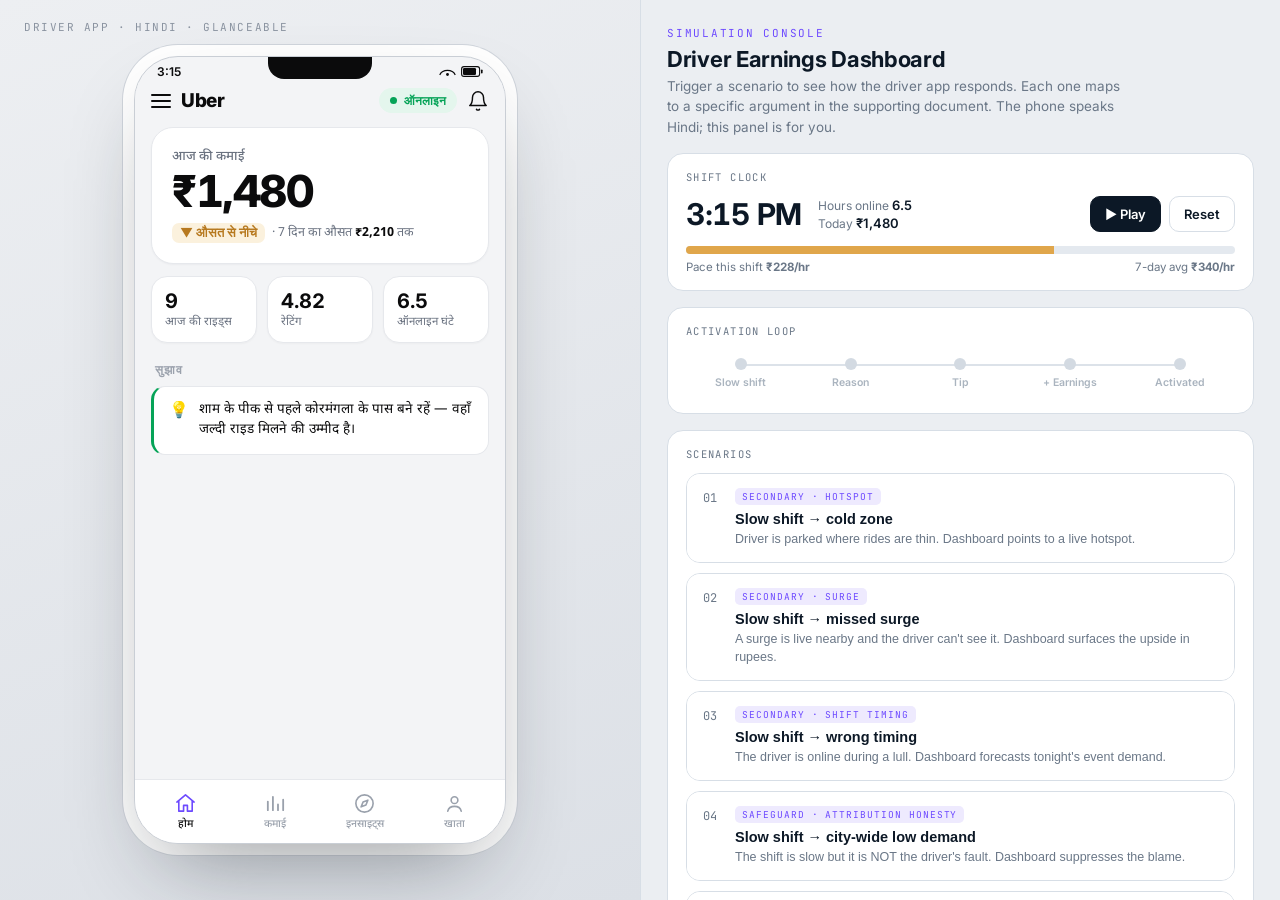
<file: apps/uber-driver/demo/index.html>
<!DOCTYPE html>
<html lang="en">
<head>
<meta charset="UTF-8">
<meta name="viewport" content="width=device-width, initial-scale=1.0">
<title>Driver Earnings Dashboard — Prototype</title>
<link rel="preconnect" href="https://fonts.googleapis.com">
<link rel="preconnect" href="https://fonts.gstatic.com" crossorigin>
<link href="https://fonts.googleapis.com/css2?family=Inter:wght@400;500;600;700;800&family=Noto+Sans+Devanagari:wght@400;500;600;700&family=JetBrains+Mono:wght@400;500&display=swap" rel="stylesheet">
<style>
  :root{
    --ph-canvas:#F3F4F6; --ph-surf:#FFFFFF; --ph-line:#E6E8EC; --ph-line2:#EEF0F3;
    --ph-text:#0B0B0C; --ph-mut:#6A7280; --ph-mut2:#9AA1AC;
    --green:#05A357; --green-bg:#E4F6ED;
    --purple:#6D4AFF; --purple-bg:#EEEAFE;
    --red:#E23B2E; --red-bg:#FCEAE8;
    --blue:#2F6BF6; --blue-bg:#E7F0FE;
    --co-bg:#EBEEF2; --co-panel:#FFFFFF; --co-ink:#0C1826; --co-mut:#6A7787;
    --co-line:#D7DEE6; --tag:#6D4AFF; --tag-dim:#EEEAFE;
    --san:'Inter',system-ui,sans-serif; --dev:'Noto Sans Devanagari','Inter',sans-serif;
    --mono:'JetBrains Mono',ui-monospace,monospace;
  }
  *{box-sizing:border-box;margin:0;padding:0}
  html,body{height:100%}
  body{font-family:var(--san);background:var(--co-bg);color:var(--co-ink);overflow:hidden}
  .app{display:flex;height:100vh;width:100%}

  .stage{flex:1 1 46%;min-width:0;background:linear-gradient(160deg,#EDEFF2,#DCE0E6);
    display:flex;align-items:center;justify-content:center;padding:28px;position:relative}
  .stage-label{position:absolute;top:20px;left:24px;font-family:var(--mono);font-size:11px;
    letter-spacing:.14em;color:#8A93A0;text-transform:uppercase}
  .phone{width:372px;height:788px;max-height:calc(100vh - 48px);background:var(--ph-canvas);
    border-radius:44px;border:1px solid #C9CED5;box-shadow:0 40px 90px -30px rgba(20,26,34,.45),0 0 0 11px #fff,0 0 0 12px #D0D5DC;
    position:relative;overflow:hidden;display:flex;flex-direction:column;font-family:var(--dev)}
  .notch{position:absolute;top:0;left:50%;transform:translateX(-50%);width:104px;height:22px;
    background:#0B0B0C;border-radius:0 0 16px 16px;z-index:60}

  .os-bar{display:flex;align-items:center;justify-content:space-between;padding:7px 22px 3px;
    font-family:var(--san);font-size:12px;font-weight:600;color:var(--ph-text)}
  .os-bar .r{display:flex;align-items:center;gap:5px}
  .os-bar svg{display:block}

  .app-bar{display:flex;align-items:center;gap:10px;padding:6px 16px 10px;background:var(--ph-canvas)}
  .burger{width:20px;height:14px;position:relative}
  .burger span{position:absolute;left:0;width:100%;height:2px;background:var(--ph-text);border-radius:2px}
  .burger span:nth-child(1){top:0}.burger span:nth-child(2){top:6px}.burger span:nth-child(3){top:12px}
  .wordmark{font-family:var(--san);font-weight:800;font-size:19px;letter-spacing:-.5px;color:var(--ph-text)}
  .app-bar .spacer{flex:1}
  .toggle{display:inline-flex;align-items:center;gap:7px;background:var(--green-bg);color:var(--green);
    padding:5px 11px;border-radius:999px;font-family:var(--san);font-weight:700;font-size:12px}
  .toggle .dot{width:7px;height:7px;border-radius:50%;background:var(--green);animation:pulse 2s infinite}
  @keyframes pulse{0%{box-shadow:0 0 0 0 rgba(5,163,87,.45)}70%{box-shadow:0 0 0 6px rgba(5,163,87,0)}100%{box-shadow:0 0 0 0 rgba(5,163,87,0)}}
  .bell{width:22px;height:22px;color:var(--ph-text)}

  .p-body{flex:1;overflow-y:auto;padding:4px 16px 18px;scrollbar-width:none;background:var(--ph-canvas)}
  .p-body::-webkit-scrollbar{display:none}

  .hero{background:var(--ph-surf);border:1px solid var(--ph-line);border-radius:22px;padding:20px;box-shadow:0 1px 2px rgba(16,24,40,.04)}
  .hero-lbl{color:var(--ph-mut);font-size:13px;font-weight:500}
  .hero-amt{font-family:var(--san);font-weight:800;font-size:44px;letter-spacing:-1.5px;line-height:1.05;margin-top:3px;color:var(--ph-text);font-variant-numeric:tabular-nums}
  .hero-sub{display:flex;align-items:center;gap:7px;margin-top:9px;font-size:12.5px;color:var(--ph-mut)}
  .hero-sub b{color:var(--ph-text)}
  .pace{display:inline-flex;align-items:center;gap:4px;font-weight:700;font-family:var(--san);padding:2px 8px;border-radius:7px}
  .pace.up{color:var(--green);background:var(--green-bg)} .pace.down{color:#B7791F;background:#FBF1DD}

  .stat-row{display:grid;grid-template-columns:1fr 1fr 1fr;gap:10px;margin-top:12px}
  .stat{background:var(--ph-surf);border:1px solid var(--ph-line);border-radius:16px;padding:12px 13px;box-shadow:0 1px 2px rgba(16,24,40,.03)}
  .stat .v{font-family:var(--san);font-weight:700;font-size:20px;color:var(--ph-text);font-variant-numeric:tabular-nums}
  .stat .k{color:var(--ph-mut);font-size:11.5px;margin-top:2px}
  .stat.warn{border-color:#F3B4AE;background:var(--red-bg)} .stat.warn .v{color:var(--red)}

  .section-h{color:var(--ph-mut2);font-size:11.5px;font-weight:700;margin:20px 4px 9px;font-family:var(--san);text-transform:uppercase;letter-spacing:.08em}
  .calm{background:var(--ph-surf);border:1px solid var(--ph-line);border-left:3px solid var(--green);border-radius:14px;padding:13px 15px;color:var(--ph-text);font-size:13.5px;display:flex;gap:10px;align-items:flex-start;line-height:1.5}
  .calm span:first-child{font-size:16px}

  .tabbar{display:flex;background:var(--ph-surf);border-top:1px solid var(--ph-line);padding:8px 6px}
  .tab{flex:1;background:none;border:none;cursor:pointer;display:flex;flex-direction:column;align-items:center;gap:3px;padding:4px 0;color:var(--ph-mut2);font-family:var(--dev);font-size:10.5px;font-weight:500}
  .tab svg{width:23px;height:23px}
  .tab.active{color:var(--ph-text)} .tab.active svg{color:var(--purple)}

  .sheet-wrap{position:absolute;inset:0;z-index:50;display:none;align-items:flex-end;background:rgba(11,13,16,.42)}
  .sheet-wrap.show{display:flex;animation:fade .2s ease}
  @keyframes fade{from{opacity:0}to{opacity:1}}
  .sheet{width:100%;background:var(--ph-surf);border-top-left-radius:26px;border-top-right-radius:26px;padding:8px 18px 24px;animation:slideup .28s cubic-bezier(.2,.8,.2,1);box-shadow:0 -12px 40px rgba(16,24,40,.18)}
  @keyframes slideup{from{transform:translateY(100%)}to{transform:translateY(0)}}
  .grip{width:38px;height:4px;border-radius:2px;background:#DADFE5;margin:6px auto 14px}
  .tip-eyebrow{font-family:var(--san);font-weight:700;font-size:11.5px;letter-spacing:.03em;display:inline-flex;align-items:center;gap:6px;padding:5px 11px;border-radius:999px}
  .eb-green{background:var(--green-bg);color:var(--green)} .eb-purple{background:var(--purple-bg);color:var(--purple)}
  .eb-blue{background:var(--blue-bg);color:var(--blue)} .eb-mut{background:#EFF1F4;color:var(--ph-mut)} .eb-red{background:var(--red-bg);color:var(--red)}
  .tip-title{font-weight:700;font-size:20px;margin:13px 0 6px;line-height:1.3;color:var(--ph-text)}
  .tip-body{color:var(--ph-mut);font-size:14px;line-height:1.55}
  .chips{display:flex;flex-wrap:wrap;gap:8px;margin-top:13px}
  .chip{background:var(--ph-canvas);border:1px solid var(--ph-line);border-radius:10px;padding:7px 11px;font-size:12.5px;color:var(--ph-text);display:inline-flex;gap:6px;align-items:center;font-family:var(--san);font-weight:600}
  .cta{width:100%;margin-top:16px;padding:15px;border:none;border-radius:15px;background:var(--green);color:#fff;font-weight:700;font-size:15.5px;font-family:var(--dev);cursor:pointer;transition:transform .1s,filter .15s}
  .cta:active{transform:scale(.98)} .cta:hover{filter:brightness(.96)}
  .cta.purple{background:var(--purple)} .cta.red{background:var(--red)}
  .cta.ghost{background:var(--ph-surf);color:var(--ph-mut);border:1px solid var(--ph-line);font-weight:600;margin-top:8px}
  .cta.ghost:hover{filter:none;background:var(--ph-canvas)}

  .bmet{display:grid;grid-template-columns:1fr 1fr 1fr;gap:9px;margin-top:14px}
  .bm{background:var(--ph-canvas);border:1px solid var(--ph-line);border-radius:14px;padding:11px 10px;text-align:center}
  .bm .bv{font-family:var(--san);font-weight:700;font-size:18px;color:var(--ph-text)}
  .bm .bk{font-size:11px;color:var(--ph-mut);margin-top:3px}
  .bm.bad{border-color:#F3B4AE;background:var(--red-bg)} .bm.bad .bv{color:var(--red)}

  .mapbox{margin-top:14px;border-radius:16px;overflow:hidden;border:1px solid var(--ph-line)}

  .aha-wrap{position:absolute;inset:0;z-index:70;display:none;align-items:center;justify-content:center;padding:22px;background:rgba(11,13,16,.5)}
  .aha-wrap.show{display:flex;animation:fade .25s ease}
  .aha{width:100%;background:var(--ph-surf);border-radius:24px;padding:26px 22px;text-align:center;animation:pop .35s cubic-bezier(.2,.9,.3,1.2);box-shadow:0 20px 60px rgba(16,24,40,.3);position:relative;overflow:hidden}
  .aha:before{content:"";position:absolute;top:0;left:0;right:0;height:5px;background:linear-gradient(90deg,var(--green),var(--purple))}
  @keyframes pop{from{transform:scale(.9);opacity:0}to{transform:scale(1);opacity:1}}
  .aha-emoji{font-size:34px}
  .aha-h{font-weight:800;font-size:22px;margin:4px 0 2px;color:var(--ph-text)}
  .aha-amt{font-family:var(--san);font-weight:800;font-size:42px;color:var(--green);margin:8px 0 4px;font-variant-numeric:tabular-nums;letter-spacing:-1px}
  .aha-link{display:flex;align-items:center;justify-content:center;gap:10px;margin:16px 0 6px;flex-wrap:wrap}
  .aha-node{background:var(--green-bg);border:1px solid #BEE7D0;border-radius:11px;padding:8px 12px;font-size:13px;color:#0A6E3D;font-weight:600}
  .aha-node.p{background:var(--purple-bg);border-color:#D6CBFB;color:#4A2FC0}
  .aha-arrow{color:var(--ph-mut2);font-size:20px;font-weight:700}
  .aha-delta{color:var(--ph-mut);font-size:14px;line-height:1.5} .aha-delta b{color:var(--green)}
  .spark{position:absolute;width:7px;height:7px;border-radius:50%;opacity:0}

  .console{flex:1 1 54%;min-width:380px;max-width:640px;background:var(--co-bg);border-left:1px solid var(--co-line);height:100vh;overflow-y:auto;padding:26px 26px 40px}
  .co-eyebrow{font-family:var(--mono);font-size:11px;letter-spacing:.16em;color:var(--tag);text-transform:uppercase}
  .co-h1{font-size:22px;font-weight:700;margin:6px 0 4px;letter-spacing:-.3px}
  .co-lede{color:var(--co-mut);font-size:13.5px;line-height:1.5;max-width:52ch}
  .card{background:var(--co-panel);border:1px solid var(--co-line);border-radius:16px;padding:16px 18px;margin-top:16px}
  .card-h{font-family:var(--mono);font-size:10.5px;letter-spacing:.13em;color:var(--co-mut);text-transform:uppercase;margin-bottom:12px}
  .clock-row{display:flex;align-items:center;gap:16px}
  .clock-time{font-family:var(--san);font-weight:700;font-size:30px;font-variant-numeric:tabular-nums;letter-spacing:-.5px}
  .clock-meta{display:flex;flex-direction:column;gap:2px;font-size:12px;color:var(--co-mut)}
  .clock-meta b{color:var(--co-ink);font-size:13px;font-weight:600}
  .clk-btns{margin-left:auto;display:flex;gap:8px}
  .btn{border:1px solid var(--co-line);background:#fff;border-radius:10px;padding:9px 14px;font-family:var(--san);font-weight:600;font-size:13px;cursor:pointer;color:var(--co-ink);transition:.12s}
  .btn:hover{border-color:#B9C4D0} .btn.primary{background:var(--co-ink);color:#fff;border-color:var(--co-ink)}
  .btn:focus-visible{outline:2px solid var(--tag);outline-offset:2px}
  .pace-bar{margin-top:14px;height:8px;border-radius:6px;background:#E4E9EF;overflow:hidden}
  .pace-fill{height:100%;background:var(--green);width:60%;transition:width .4s,background .3s}
  .pace-cap{display:flex;justify-content:space-between;margin-top:6px;font-size:11.5px;color:var(--co-mut);font-family:var(--san)}
  .pace-cap b{font-variant-numeric:tabular-nums}
  .flow{display:flex;align-items:center;gap:0}
  .fstage{flex:1;text-align:center;position:relative;font-size:10.5px;font-weight:600;color:#AAB4BF;font-family:var(--san);padding:8px 2px;z-index:1}
  .fstage .fdot{width:12px;height:12px;border-radius:50%;background:#D3DAE2;margin:0 auto 6px;transition:.25s;position:relative;z-index:1}
  .fstage.on{color:var(--co-ink)} .fstage.on .fdot{background:var(--tag);box-shadow:0 0 0 4px var(--tag-dim)}
  .fstage:not(:last-child):after{content:"";position:absolute;top:14px;left:50%;width:100%;height:2px;background:#DCE2E9;z-index:0}
  .fstage.done:not(:last-child):after{background:var(--tag)}
  .scn{border:1px solid var(--co-line);border-radius:14px;margin-top:10px;overflow:hidden;background:#fff}
  .scn-btn{width:100%;text-align:left;border:none;background:#fff;padding:14px 16px;cursor:pointer;display:flex;gap:14px;align-items:flex-start;transition:.12s}
  .scn-btn:hover{background:#F7F9FB} .scn-btn:focus-visible{outline:2px solid var(--tag);outline-offset:-2px}
  .scn.active{border-color:var(--tag);box-shadow:0 0 0 3px var(--tag-dim)}
  .scn-num{font-family:var(--mono);font-size:12px;color:var(--co-mut);padding-top:2px;min-width:18px}
  .scn-main{flex:1}
  .scn-tag{font-family:var(--mono);font-size:9.5px;letter-spacing:.1em;color:var(--tag);text-transform:uppercase;background:var(--tag-dim);display:inline-block;padding:2px 7px;border-radius:5px;margin-bottom:6px}
  .scn-title{font-weight:600;font-size:14.5px;color:var(--co-ink)}
  .scn-why{font-size:12.5px;color:var(--co-mut);margin-top:3px;line-height:1.45}
  .annot{background:#0C1826;color:#D6E0EC;border-radius:14px;padding:16px 18px;margin-top:16px;font-size:13px;line-height:1.6}
  .annot .an-tag{font-family:var(--mono);font-size:10px;letter-spacing:.14em;color:#B3A2F5;text-transform:uppercase}
  .annot .an-h{font-weight:600;font-size:14.5px;margin:6px 0 6px;color:#fff}
  .annot em{color:#8FE9BC;font-style:normal;font-weight:600}
  .footnote{margin-top:16px;border:1px dashed var(--co-line);border-radius:12px;padding:14px 16px;font-size:12.5px;color:var(--co-mut);line-height:1.6}
  .footnote b{color:var(--co-ink)}
  @media (max-width:860px){
    .app{flex-direction:column;height:auto;overflow:auto}body{overflow:auto}
    .stage{padding:20px;flex-basis:auto}.console{max-width:none;height:auto;border-left:none;border-top:1px solid var(--co-line)}
  }
  @media (prefers-reduced-motion:reduce){*{animation-duration:.001ms!important;transition-duration:.001ms!important}}
</style>
</head>
<body>
<div class="app">
  <div class="stage">
    <div class="stage-label">Driver app · Hindi · glanceable</div>
    <div class="phone" id="phone">
      <div class="notch"></div>
      <div class="os-bar">
        <span id="clockPhone">3:15</span>
        <span class="r">
          <svg width="17" height="11" viewBox="0 0 17 11" fill="none"><path d="M1 8.5C3.5 3 13.5 3 16 8.5" stroke="#0B0B0C" stroke-width="1.3" stroke-linecap="round"/><circle cx="8.5" cy="8.5" r="1.4" fill="#0B0B0C"/></svg>
          <svg width="22" height="11" viewBox="0 0 22 11" fill="none"><rect x=".6" y=".6" width="18" height="9.8" rx="2.4" stroke="#0B0B0C" stroke-width="1.1"/><rect x="2" y="2" width="13" height="7" rx="1.3" fill="#0B0B0C"/><rect x="20" y="3.5" width="1.6" height="4" rx=".8" fill="#0B0B0C"/></svg>
        </span>
      </div>
      <div class="app-bar">
        <div class="burger" aria-hidden="true"><span></span><span></span><span></span></div>
        <span class="wordmark">Uber</span>
        <span class="spacer"></span>
        <span class="toggle"><span class="dot"></span>ऑनलाइन</span>
        <svg class="bell" viewBox="0 0 24 24" fill="none"><path d="M18 8a6 6 0 10-12 0c0 7-3 9-3 9h18s-3-2-3-9M13.7 21a2 2 0 01-3.4 0" stroke="currentColor" stroke-width="1.6" stroke-linecap="round" stroke-linejoin="round"/></svg>
      </div>

      <div class="p-body">
        <div class="hero">
          <div class="hero-lbl">आज की कमाई</div>
          <div class="hero-amt" id="earnAmt">₹1,480</div>
          <div class="hero-sub">
            <span class="pace down" id="paceTag">▼ औसत से नीचे</span>
            <span>· 7 दिन का औसत <b id="avgTxt">₹2,210</b> तक</span>
          </div>
        </div>
        <div class="stat-row">
          <div class="stat"><div class="v" id="ridesV">9</div><div class="k">आज की राइड्स</div></div>
          <div class="stat"><div class="v" id="rateV">4.82</div><div class="k">रेटिंग</div></div>
          <div class="stat" id="hrsStat"><div class="v" id="hrsV">6.5</div><div class="k">ऑनलाइन घंटे</div></div>
        </div>
        <div class="section-h">सुझाव</div>
        <div class="calm" id="calmBox">
          <span>💡</span>
          <span>शाम के पीक से पहले कोरमंगला के पास बने रहें — वहाँ जल्दी राइड मिलने की उम्मीद है।</span>
        </div>
      </div>

      <nav class="tabbar">
        <button class="tab active"><svg viewBox="0 0 24 24" fill="none"><path d="M3 10.5L12 3l9 7.5M5 9.5V20h5v-6h4v6h5V9.5" stroke="currentColor" stroke-width="1.7" stroke-linecap="round" stroke-linejoin="round"/></svg>होम</button>
        <button class="tab"><svg viewBox="0 0 24 24" fill="none"><path d="M4 19V10M9.3 19V5M14.6 19v-6M20 19V8" stroke="currentColor" stroke-width="1.9" stroke-linecap="round"/></svg>कमाई</button>
        <button class="tab"><svg viewBox="0 0 24 24" fill="none"><circle cx="12" cy="12" r="9" stroke="currentColor" stroke-width="1.7"/><path d="M15.5 8.5l-2 5-5 2 2-5 5-2z" stroke="currentColor" stroke-width="1.7" stroke-linejoin="round"/></svg>इनसाइट्स</button>
        <button class="tab"><svg viewBox="0 0 24 24" fill="none"><circle cx="12" cy="8.5" r="3.5" stroke="currentColor" stroke-width="1.7"/><path d="M5 20c.8-3.5 3.7-5 7-5s6.2 1.5 7 5" stroke="currentColor" stroke-width="1.7" stroke-linecap="round"/></svg>खाता</button>
      </nav>

      <div class="sheet-wrap" id="sheetWrap"><div class="sheet" id="sheet"></div></div>
      <div class="aha-wrap" id="ahaWrap"><div class="aha" id="aha"></div></div>
    </div>
  </div>

  <div class="console">
    <div class="co-eyebrow">Simulation Console</div>
    <h1 class="co-h1">Driver Earnings Dashboard</h1>
    <p class="co-lede">Trigger a scenario to see how the driver app responds. Each one maps to a specific argument in the supporting document. The phone speaks Hindi; this panel is for you.</p>

    <div class="card">
      <div class="card-h">Shift clock</div>
      <div class="clock-row">
        <div class="clock-time" id="clockBig">3:15 PM</div>
        <div class="clock-meta"><span>Hours online <b id="hrsConsole">6.5</b></span><span>Today <b id="earnConsole">₹1,480</b></span></div>
        <div class="clk-btns"><button class="btn primary" id="playBtn">▶ Play</button><button class="btn" id="resetBtn">Reset</button></div>
      </div>
      <div class="pace-bar"><div class="pace-fill" id="paceFill"></div></div>
      <div class="pace-cap"><span>Pace this shift <b id="paceNow">₹228/hr</b></span><span>7-day avg <b>₹340/hr</b></span></div>
    </div>

    <div class="card">
      <div class="card-h">Activation loop</div>
      <div class="flow" id="flow">
        <div class="fstage" data-s="0"><div class="fdot"></div>Slow shift</div>
        <div class="fstage" data-s="1"><div class="fdot"></div>Reason</div>
        <div class="fstage" data-s="2"><div class="fdot"></div>Tip</div>
        <div class="fstage" data-s="3"><div class="fdot"></div>+ Earnings</div>
        <div class="fstage" data-s="4"><div class="fdot"></div>Activated</div>
      </div>
    </div>

    <div class="card"><div class="card-h">Scenarios</div><div id="scnList"></div></div>

    <div class="annot" id="annot">
      <div class="an-tag">What this proves</div>
      <div class="an-h">Pick a scenario to begin</div>
      <div id="annBody">Each scenario demonstrates one metric or safeguard from the supporting document, in the driver's own context.</div>
    </div>

    <div class="footnote"><b>Two deliberate choices, visible on request.</b> The North Star (earnings per online hour) is the app's internal compass — never shown to the driver as a target to chase, only surfaced as tips and as the realised payoff. And there is no peer-earnings leaderboard: the only benchmark is the driver against their own recent shifts.</div>
  </div>
</div>

<script>
const inr = n => '₹' + Math.round(n).toLocaleString('en-IN');
const fmtTime = m => { let h=Math.floor(m/60)%24, mm=m%60, ap=h<12?'AM':'PM', hh=h%12||12; return hh+':'+String(mm).padStart(2,'0')+' '+ap; };
const fmtOS = m => { let h=Math.floor(m/60)%24, mm=m%60, hh=h%12||12; return hh+':'+String(mm).padStart(2,'0'); };

const BASE = { time:915, hrs:6.5, earn:1480, rides:9, rating:4.82, accept:94, cancel:5, avgHr:340, ceiling:10 };
let S = {...BASE, running:false, scenario:null };
let timer=null;

function mapSVG(target, color){
  const zones={'कोरमंगला':[132,70],'इंदिरानगर':[236,58],'एमजी रोड':[196,118],'व्हाइटफील्ड':[292,150]};
  const driver=[70,150]; let blobs='';
  for(const [name,[x,y]] of Object.entries(zones)){
    const hot=name===target;
    blobs+=`<circle cx="${x}" cy="${y}" r="${hot?26:14}" fill="${hot?color:'#DDE2E8'}" opacity="${hot?0.22:0.85}"/>`+
      (hot?`<circle cx="${x}" cy="${y}" r="26" fill="none" stroke="${color}" stroke-width="1.5" opacity=".75"><animate attributeName="r" values="18;30;18" dur="2.4s" repeatCount="indefinite"/><animate attributeName="opacity" values=".75;0;.75" dur="2.4s" repeatCount="indefinite"/></circle>`:'')+
      `<circle cx="${x}" cy="${y}" r="4" fill="${hot?color:'#AEB6C0'}"/>`+
      `<text x="${x}" y="${y+(y>120?-22:24)}" fill="${hot?color:'#8A93A0'}" font-size="10" font-family="Noto Sans Devanagari" text-anchor="middle" font-weight="${hot?700:500}">${name}</text>`;
  }
  const t=zones[target]||driver;
  return `<svg viewBox="0 0 372 210" width="100%" height="150" style="display:block">
    <defs><pattern id="g" width="26" height="26" patternUnits="userSpaceOnUse"><path d="M26 0H0V26" fill="none" stroke="#E7EAEE" stroke-width="1"/></pattern></defs>
    <rect width="372" height="210" fill="#F5F7F9"/><rect width="372" height="210" fill="url(#g)"/>
    <line x1="${driver[0]}" y1="${driver[1]}" x2="${t[0]}" y2="${t[1]}" stroke="${color}" stroke-width="2" stroke-dasharray="4 4" opacity=".65"/>
    ${blobs}
    <g><circle cx="${driver[0]}" cy="${driver[1]}" r="7" fill="#0B0B0C"/><circle cx="${driver[0]}" cy="${driver[1]}" r="3" fill="#fff"/>
    <text x="${driver[0]}" y="${driver[1]+22}" fill="#5A626C" font-size="9.5" font-family="Noto Sans Devanagari" text-anchor="middle">आप यहाँ</text></g></svg>`;
}

const SCN = {
  hotspot:{ n:'01', tag:'Secondary · Hotspot', title:'Slow shift → cold zone',
    why:'Driver is parked where rides are thin. Dashboard points to a live hotspot.',
    ctx:{time:915,hrs:6.5,earn:1480,rides:9}, flow:2, aha:true,
    annTag:'Activation · Hotspot', annH:'Idle time is the leak',
    ann:'A slow afternoon here is a <em>bad pick of zone</em>, not bad luck. The tip is a map, not a sentence — the driver sees where to move at a glance and acts at a red light. Acting closes the loop and the <em>aha</em> fires.',
    sheet:()=>`<div class="tip-eyebrow eb-green">● ज़्यादा राइड्स पास में</div>
      <div class="tip-title">कोरमंगला में अभी ज़्यादा माँग</div>
      <div class="tip-body">आप जहाँ हैं वहाँ राइड्स कम हैं। 2.5 किमी दूर कोरमंगला में अभी बहुत सवारियाँ हैं।</div>
      <div class="mapbox">${mapSVG('कोरमंगला','#05A357')}</div>
      <div class="chips"><span class="chip">🕒 इंतज़ार ~2 मिनट</span><span class="chip">📈 माँग बहुत ज़्यादा</span></div>
      <button class="cta" onclick="act('hotspot')">कोरमंगला चलें</button>
      <button class="cta ghost" onclick="closeSheet()">अभी नहीं</button>`,
    ahaData:{action:'कोरमंगला गए',hourEarn:330,prev:150,line:'2.5 किमी की छोटी दूरी, 3 राइड्स एक घंटे में'} },
  surge:{ n:'02', tag:'Secondary · Surge', title:'Slow shift → missed surge',
    why:'A surge is live nearby and the driver can\'t see it. Dashboard surfaces the upside in rupees.',
    ctx:{time:1170,hrs:8,earn:2360,rides:14}, flow:2, aha:true,
    annTag:'Activation · Surge', annH:'Chase surge before it\'s gone',
    ann:'Drivers usually reach surge <em>after</em> it fades. The alert shows the multiplier and a concrete rupee range, not a vague nudge. The <em>aha</em> attributes the fatter hour to the surge zone the driver chose to serve.',
    sheet:()=>`<div class="tip-eyebrow eb-purple">⚡ सर्ज ज़ोन — ज़्यादा कमाई</div>
      <div class="tip-title">इंदिरानगर में 1.8x सर्ज</div>
      <div class="tip-body">इंदिरानगर में अभी ज़्यादा माँग है। हर राइड पर सामान्य से ₹50–200 ज़्यादा कमाएँ।</div>
      <div class="mapbox">${mapSVG('इंदिरानगर','#6D4AFF')}</div>
      <div class="chips"><span class="chip">⚡ सर्ज <b style="color:#6D4AFF;margin-left:2px">1.8x</b></span><span class="chip">💰 <b style="color:#6D4AFF;margin-left:2px">₹50–200</b>/राइड</span><span class="chip">📍 1.9 किमी दूर</span></div>
      <button class="cta purple" onclick="act('surge')">सर्ज ज़ोन जाएँ</button>
      <button class="cta ghost" onclick="closeSheet()">अभी नहीं</button>`,
    ahaData:{action:'सर्ज ज़ोन गए',hourEarn:410,prev:210,line:'2 सर्ज राइड्स, 1.8x दर पर',purple:true} },
  timing:{ n:'03', tag:'Secondary · Shift timing', title:'Slow shift → wrong timing',
    why:'The driver is online during a lull. Dashboard forecasts tonight\'s event demand.',
    ctx:{time:900,hrs:6.2,earn:1420,rides:8}, flow:2, aha:false,
    annTag:'Activation · Shift timing', annH:'When to drive, not just where',
    ann:'The third lever is <em>when</em> the driver is online. This is a forecast, so there is no instant payoff — instead it reshapes the next shift toward a high-demand window.',
    sheet:()=>`<div class="tip-eyebrow eb-blue">📅 आज रात ज़्यादा माँग</div>
      <div class="tip-title">रात 10 बजे के बाद माँग बढ़ेगी</div>
      <div class="tip-body">चिन्नास्वामी स्टेडियम में आज क्रिकेट मैच है। मैच के बाद कोरमंगला–एमजी रोड में सवारियाँ बहुत बढ़ेंगी।</div>
      <div class="chips"><span class="chip">🏟️ मैच ख़त्म ~10:00 PM</span><span class="chip">📈 अनुमानित माँग: बहुत ज़्यादा</span></div>
      <button class="cta" onclick="closeSheet()">ठीक है, प्लान कर लिया</button>` },
  lowdemand:{ n:'04', tag:'Safeguard · Attribution honesty', title:'Slow shift → city-wide low demand',
    why:'The shift is slow but it is NOT the driver\'s fault. Dashboard suppresses the blame.',
    ctx:{time:840,hrs:5.5,earn:1180,rides:7}, flow:1, aha:false,
    annTag:'False-positive guard', annH:'Don\'t blame the driver',
    ann:'The safeguard that protects trust. If the whole city is quiet, telling the driver "you chose badly" is a lie they\'ll act on and lose faith in. The system detects the city-wide dip and <em>withholds</em> the move-tip. The activation loop deliberately stops at <em>Reason</em> — no false tip is fired.',
    sheet:()=>`<div class="tip-eyebrow eb-mut">◐ शहर में माँग कम</div>
      <div class="tip-title">आज पूरे बेंगलुरु में सवारियाँ कम हैं</div>
      <div class="tip-body">यह आपकी जगह या समय की वजह से नहीं है। अभी पूरे शहर में माँग धीमी है — ज़ोन बदलने से भी ख़ास फ़र्क़ नहीं पड़ेगा। ~45 मिनट में माँग बढ़ने की उम्मीद है।</div>
      <div class="chips"><span class="chip">🌆 शहर-भर की माँग: कम</span><span class="chip">⏳ सुधार ~3:45 PM</span></div>
      <button class="cta ghost" onclick="closeSheet()">समझ गया</button>` },
  behaviour:{ n:'05', tag:'Guardrail · Rider experience', title:'Low acceptance / cancels / rating',
    why:'Poor behaviour quietly chokes ride offers. Dashboard makes the hidden link visible.',
    ctx:{time:960,hrs:7,earn:1650,rides:10,accept:68,cancel:21,rating:4.5}, flow:-1, aha:false,
    annTag:'Behaviour-change loop', annH:'The invisible tax on earnings',
    ann:'Cancellations and a sliding rating silently reduce how many trips reach the driver. This surfaces acceptance, cancellation and the 7-day rating with the causal line — a nudge, <em>not</em> a supply-cutting punishment that would push them to a competitor.',
    sheet:()=>`<div class="tip-eyebrow eb-red">⚠ ध्यान दें</div>
      <div class="tip-title">कम राइड्स मिलने की वजह</div>
      <div class="tip-body">क्या आप जानते हैं? राइड कम स्वीकार करने, ज़्यादा रद्द करने या रेटिंग गिरने से आपको कम राइड्स ऑफ़र होती हैं।</div>
      <div class="bmet"><div class="bm bad"><div class="bv">68%</div><div class="bk">स्वीकृति दर</div></div>
        <div class="bm bad"><div class="bv">21%</div><div class="bk">रद्द दर</div></div>
        <div class="bm bad"><div class="bv">4.5 ▼</div><div class="bk">7-दिन रेटिंग</div></div></div>
      <div class="tip-body" style="margin-top:12px;font-size:13px">ज़्यादा राइड्स स्वीकार करने और कम रद्द करने से आपको और राइड्स मिलेंगी।</div>
      <button class="cta" onclick="closeSheet()">समझ गया, सुधारूँगा</button>` },
  guardrail:{ n:'06', tag:'Guardrail · Wellbeing', title:'Cross the hours ceiling',
    why:'Driver has passed their personal safe-hours limit. Dashboard advises rest — advisory, not enforced.',
    ctx:{time:1305,hrs:10.2,earn:3480,rides:19}, flow:-1, aha:false,
    annTag:'Wellbeing guardrail', annH:'A line the driver can still cross',
    ann:'The ceiling is personalised from the driver\'s own history, not a flat number. Past it, hours turn red with a rest nudge. It is <em>advisory by design</em>: the app never withholds rides to force a stop. Autonomy stays with the driver; the app only makes the cost legible.',
    sheet:()=>`<div class="tip-eyebrow eb-red">🛑 आराम का समय</div>
      <div class="tip-title">आप आज 10 घंटे से ज़्यादा चला चुके हैं</div>
      <div class="tip-body">थकान आपकी और आपकी सवारी — दोनों की सुरक्षा के लिए ख़तरा है। आज के लिए बंद करने पर विचार करें।</div>
      <div class="chips"><span class="chip"><b style="color:#E23B2E;margin-right:2px">10.2 घं</b> ऑनलाइन</span><span class="chip">आपकी सुरक्षित सीमा: 10 घं</span></div>
      <button class="cta red" onclick="closeSheet()">आज के लिए बंद करें</button>
      <button class="cta ghost" onclick="closeSheet()">थोड़ी देर और चलाऊँगा</button>` },
};

function render(){
  document.getElementById('earnAmt').textContent = inr(S.earn);
  document.getElementById('clockPhone').textContent = fmtOS(S.time);
  document.getElementById('clockBig').textContent = fmtTime(S.time);
  document.getElementById('hrsV').textContent = S.hrs.toFixed(1);
  document.getElementById('ridesV').textContent = S.rides;
  document.getElementById('rateV').textContent = S.rating.toFixed(2);
  document.getElementById('hrsConsole').textContent = S.hrs.toFixed(1);
  document.getElementById('earnConsole').textContent = inr(S.earn);
  document.getElementById('avgTxt').textContent = inr(S.avgHr*S.hrs);
  const paceHr = S.hrs>0 ? S.earn/S.hrs : 0;
  document.getElementById('paceNow').textContent = inr(paceHr)+'/hr';
  const pf = document.getElementById('paceFill');
  pf.style.width = Math.max(8,Math.min(100, paceHr/S.avgHr*100))+'%';
  pf.style.background = paceHr < S.avgHr*0.85 ? '#E0A64B' : 'var(--green)';
  const pt = document.getElementById('paceTag');
  if(paceHr < S.avgHr*0.9){ pt.className='pace down'; pt.textContent='▼ औसत से नीचे'; }
  else { pt.className='pace up'; pt.textContent='▲ औसत से ऊपर'; }
  document.getElementById('hrsStat').classList.toggle('warn', S.hrs > S.ceiling);
}

function setFlow(stage){
  document.querySelectorAll('.fstage').forEach(el=>{
    const s=+el.dataset.s;
    el.classList.toggle('on', stage>=0 && s<=stage);
    el.classList.toggle('done', stage>=0 && s<stage);
  });
}

function openScenario(key){
  pause(); const sc=SCN[key]; S={...S,...BASE,...sc.ctx,running:false,scenario:key};
  render();
  document.querySelectorAll('.scn').forEach(e=>e.classList.remove('active'));
  document.getElementById('scn-'+key).classList.add('active');
  setFlow(sc.flow);
  document.querySelector('#annot .an-tag').textContent=sc.annTag;
  document.querySelector('#annot .an-h').textContent=sc.annH;
  document.getElementById('annBody').innerHTML=sc.ann;
  document.getElementById('sheet').innerHTML=sc.sheet();
  document.getElementById('sheetWrap').classList.add('show');
}
function closeSheet(){ document.getElementById('sheetWrap').classList.remove('show'); }

function act(key){
  const d=SCN[key].ahaData; closeSheet();
  S.time+=60; S.hrs=+(S.hrs+1).toFixed(1); S.rides+=3; S.earn+=d.hourEarn; render(); setFlow(3);
  const delta=d.hourEarn-d.prev;
  document.getElementById('aha').innerHTML=`
    <div class="aha-emoji">🎉</div><div class="aha-h">शाबाश!</div>
    <div class="aha-amt">+${inr(d.hourEarn)}</div>
    <div class="aha-delta">इस घंटे आपने ${inr(d.hourEarn)} कमाए — पिछले घंटों के ${inr(d.prev)} से <b>${inr(delta)} ज़्यादा</b>।</div>
    <div class="aha-link"><span class="aha-node ${d.purple?'p':''}">${d.action}</span><span class="aha-arrow">→</span><span class="aha-node ${d.purple?'p':''}">+${inr(delta)}/घंटा</span></div>
    <div class="aha-delta" style="font-size:12.5px;margin-top:2px">${d.line}</div>
    <button class="cta" style="margin-top:18px" onclick="finishAha()">बढ़िया!</button>`;
  document.getElementById('ahaWrap').classList.add('show'); burst(d.purple);
}
function finishAha(){ document.getElementById('ahaWrap').classList.remove('show'); setFlow(4); }

function burst(purple){
  const host=document.getElementById('aha'); const cols=purple?['#6D4AFF','#05A357','#B3A2F5']:['#05A357','#6D4AFF','#7FD9A8'];
  for(let i=0;i<16;i++){ const s=document.createElement('div'); s.className='spark';
    s.style.left='50%'; s.style.top='26%'; s.style.background=cols[i%cols.length]; host.appendChild(s);
    const ang=Math.random()*6.28, dist=60+Math.random()*95;
    s.animate([{transform:'translate(-50%,-50%) scale(1)',opacity:1},{transform:`translate(${Math.cos(ang)*dist-50}%,${Math.sin(ang)*dist-50}%) scale(0)`,opacity:0}],{duration:650+Math.random()*350,easing:'cubic-bezier(.2,.7,.3,1)'});
    setTimeout(()=>s.remove(),1050);
  }
}

function play(){ if(S.running)return; S.running=true; document.getElementById('playBtn').textContent='⏸ Pause';
  timer=setInterval(()=>{ S.time+=15; S.hrs=+(S.hrs+0.25).toFixed(2);
    const slow=S.scenario&&['hotspot','surge','timing','lowdemand'].includes(S.scenario);
    S.earn+=Math.round((slow?S.avgHr*0.45:S.avgHr)/4*(0.8+Math.random()*0.4));
    if(Math.random()<0.4)S.rides++; if(S.time>=1380)pause(); render(); },1000);
}
function pause(){ S.running=false; if(timer)clearInterval(timer); document.getElementById('playBtn').textContent='▶ Play'; }

function reset(){ pause(); S={...BASE,running:false,scenario:null}; closeSheet();
  document.getElementById('ahaWrap').classList.remove('show');
  document.querySelectorAll('.scn').forEach(e=>e.classList.remove('active')); setFlow(-1);
  document.querySelector('#annot .an-tag').textContent='What this proves';
  document.querySelector('#annot .an-h').textContent='Pick a scenario to begin';
  document.getElementById('annBody').textContent="Each scenario demonstrates one metric or safeguard from the supporting document, in the driver's own context.";
  render();
}

const list=document.getElementById('scnList');
Object.entries(SCN).forEach(([key,sc])=>{ const div=document.createElement('div'); div.className='scn'; div.id='scn-'+key;
  div.innerHTML=`<button class="scn-btn" onclick="openScenario('${key}')"><span class="scn-num">${sc.n}</span>
    <span class="scn-main"><span class="scn-tag">${sc.tag}</span><div class="scn-title">${sc.title}</div><div class="scn-why">${sc.why}</div></span></button>`;
  list.appendChild(div); });

document.getElementById('playBtn').onclick=()=> S.running?pause():play();
document.getElementById('resetBtn').onclick=reset;
document.querySelectorAll('.tab').forEach(t=>t.onclick=()=>{document.querySelectorAll('.tab').forEach(x=>x.classList.remove('active'));t.classList.add('active');});
setFlow(-1); render();
</script>
</body>
</html>
</file>
